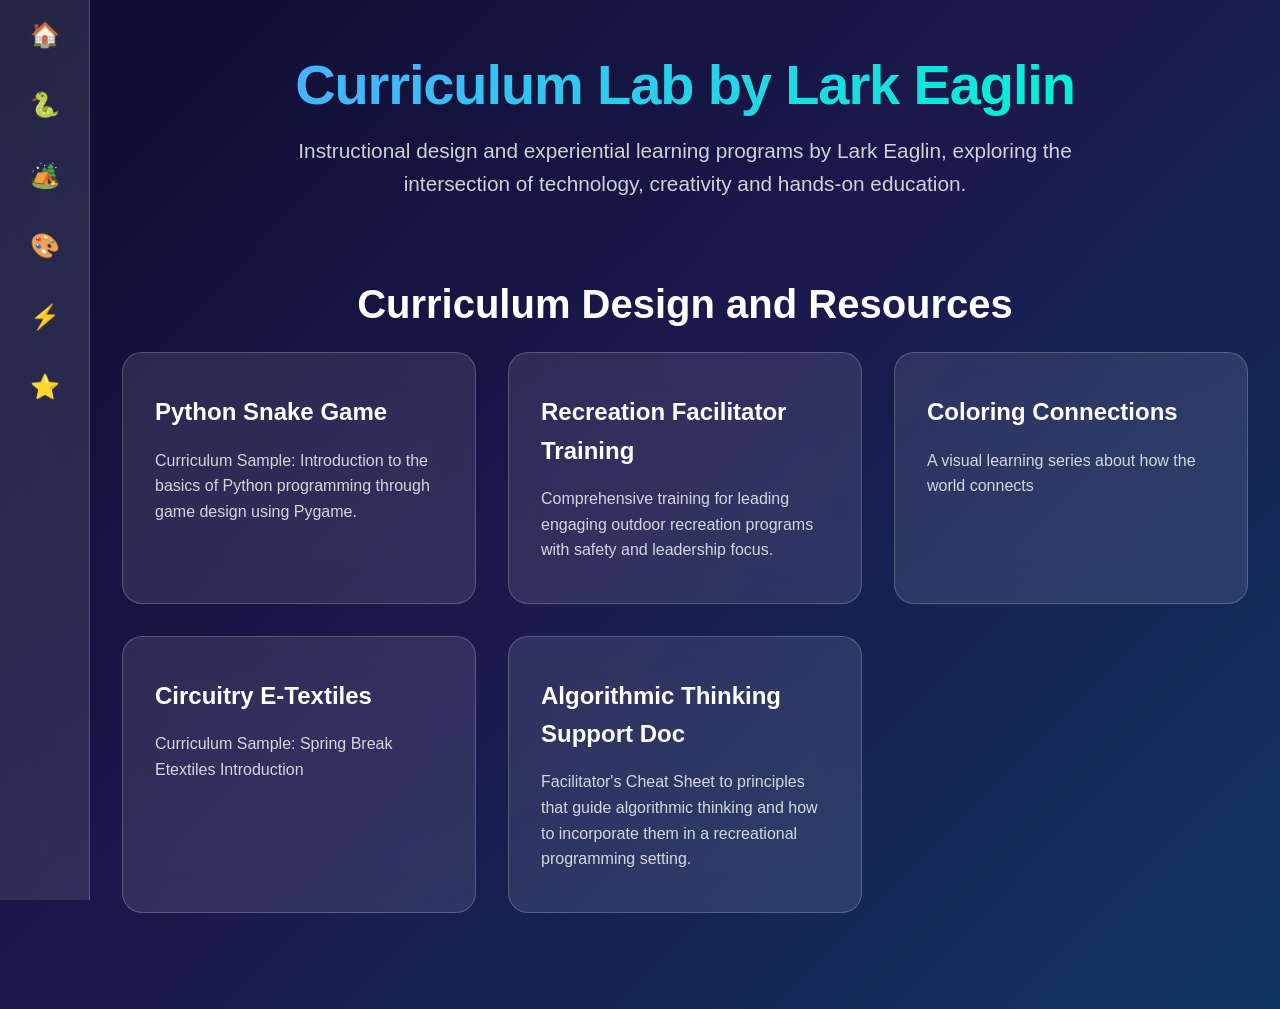
<file: index.html>
<!DOCTYPE html>
<html lang="en">
<head>
    <meta charset="UTF-8">
    <meta name="viewport" content="width=device-width, initial-scale=1.0">
    <title>Curriculum Lab</title>
    <link rel="stylesheet" href="css/style.css">
</head>
<body>
    <button id="menu-toggle" class="menu-toggle">☰</button>
    <nav class="sidebar" id="sidebar">
    <!-- <button id="menu-toggle" class="menu-toggle">☰</button> -->
        <ul class="nav-list">

            <li class="nav-item" data-tagline="Curriculum Lab">
                <a href="index.html">
                    <span class="nav-icon">🏠</span>
                    <div class="tagline" id="tagline-home"></div> </a>
            </li>
            
            <li class="nav-item" data-tagline="Classic Snake Game">
                <a href="projects/python-snake-game/index.html">
                    <span class="nav-icon">🐍</span>
                    <div class="tagline" id="tagline-python"></div></a>  
            </li>
            <li class="nav-item" data-tagline="Recreation Training">
                <a href="projects/recreation-facilitator-training/index.html">
                    <span class="nav-icon">🏕️</span>
                    <div class="tagline" id="tagline-rec"></div> </a>
            </li>
            <li class="nav-item" data-tagline="Coloring Connections">
                <a href="projects/coloring-connections/index.html">
                    <span class="nav-icon">🎨</span>
                    <div class="tagline" id="tagline-color"></div> </a>
            </li>
            <li class="nav-item" data-tagline="Circuitry &amp; E-Textiles">
                <a href="projects/circuitry-e-textiles/index.html">
                    <span class="nav-icon">⚡</span>
                    <div class="tagline" id="tagline-circuit"></div> </a>
            </li>

            </li>
            <li class="nav-item" data-tagline="Algorithmic Thinking">
                <a href="projects/algorithmic-thinking/index.html">
                    <span class="nav-icon">⭐</span>
                    <div class="tagline" id="tagline-ph2"></div></a>
            </li>
        </ul>
    </nav>

    <main class="main-content">
        <section class="hero">
            <h1 class="hero-title">Curriculum Lab by Lark Eaglin</h1>
            <p class="hero-subtitle">Instructional design and experiential learning programs by Lark Eaglin, exploring the intersection of technology, creativity and hands-on education.</p>
        </section>

        <section class="curriculum-grid">
            <h2 class="section-title">Curriculum Design and Resources</h2>
            <div class="grid">
                <a href="projects/python-snake-game/index.html" class="card">
                    <h3>Python Snake Game</h3>
                    <p>Curriculum Sample: Introduction to the basics of Python programming through game design using Pygame.</p>
                </a>
                <a href="projects/recreation-facilitator-training/index.html" class="card">
                    <h3>Recreation Facilitator Training</h3>
                    <p>Comprehensive training for leading engaging outdoor recreation programs with safety and leadership focus.</p>
                </a>
                <a href="projects/coloring-connections/index.html" class="card">
                    <h3>Coloring Connections</h3>
                    <p>A visual learning series about how the world connects</p>
                </a>
                <a href="projects/circuitry-e-textiles/index.html" class="card">
                    <h3>Circuitry E-Textiles</h3>
                    <p>Curriculum Sample: Spring Break Etextiles Introduction</p>
                </a>
                <a href="projects/algorithmic-thinking/index.html" class="card">
                    <h3>Algorithmic Thinking Support Doc</h3>
                    <p>Facilitator's Cheat Sheet to principles that guide algorithmic thinking and how to incorporate them in a recreational programming setting.</p>
                </a>
            </div>
        </section>
    </main>

    <script src="js/script.js"></script>
</body>
</html>
</file>
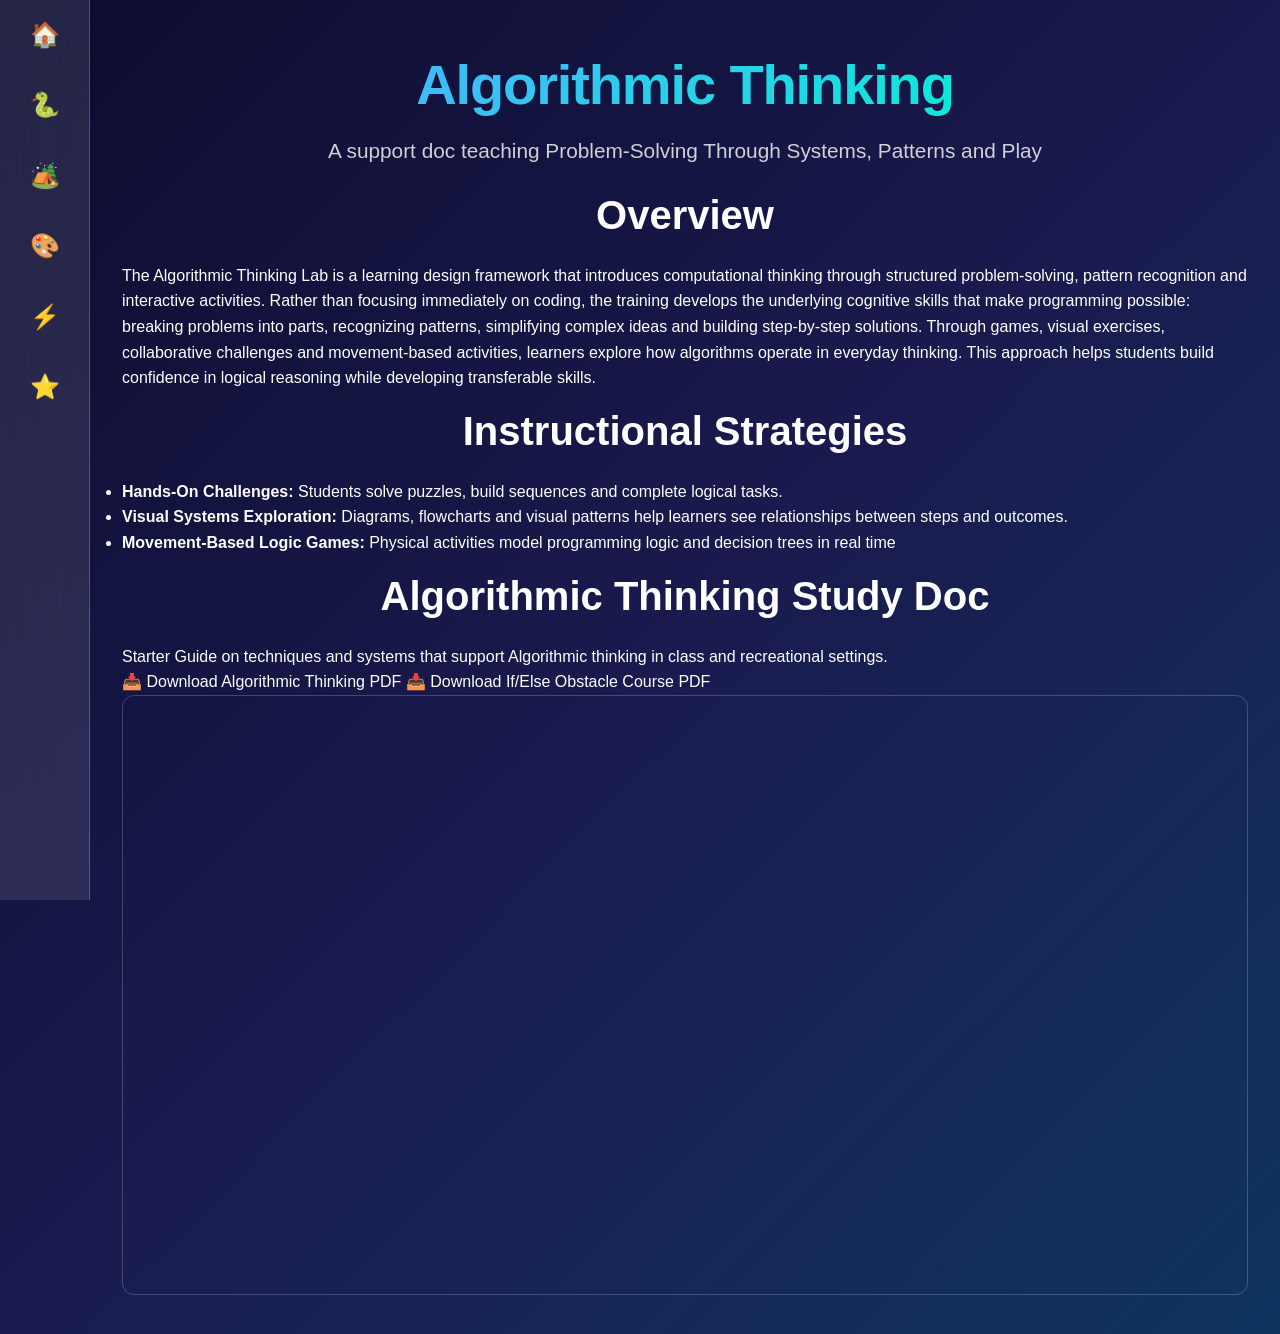
<file: projects/algorithmic-thinking/index.html>
<!DOCTYPE html>
<html lang="en">
<head>
    <meta charset="UTF-8">
    <meta name="viewport" content="width=device-width, initial-scale=1.0">
    <title>Algorithmic Thinking Support Doc - Curriculum Lab</title>
    <link rel="stylesheet" href="../../css/style.css">
</head>
<body>
    <nav class="sidebar" id="sidebar">
        <ul class="nav-list">
            <li class="nav-item" data-tagline="Curriculum Lab">
                <a href="../../index.html">
                    <span class="nav-icon">🏠</span>
                    <div class="tagline" id="tagline-home"></div> </a>
            </li>
            <li class="nav-item active" data-tagline="Classic Snake Game">
                <a href="../python-snake-game/index.html">
                    <span class="nav-icon">🐍</span>
                    <div class="tagline" id="tagline-python"></div></a>
            </li>
            <li class="nav-item" data-tagline="Facilitator Training">
                <a href="../recreation-facilitator-training/index.html">
                    <span class="nav-icon">🏕️</span>
                    <div class="tagline" id="tagline-rec"></div></a>
            </li>
            <li class="nav-item" data-tagline="Coloring Connections">
                <a href="../coloring-connections/index.html">
                    <span class="nav-icon">🎨</span>
                    <div class="tagline" id="tagline-color"></div></a>
            </li>
            <li class="nav-item" data-tagline="Circuitry &amp; E-Textiles">
                <a href="../circuitry-e-textiles/index.html">
                    <span class="nav-icon">⚡</span>
                    <div class="tagline" id="tagline-circuit"></div></a>
            </li>

            </li>
            <li class="nav-item" data-tagline="Algorithmic Thinking">
                <a href="./index.html">
                    <span class="nav-icon">⭐</span>
                    <div class="tagline" id="tagline-ph2"></div></a>
            </li>
        </ul>
    </nav>

    <main class="main-content">
        <section class="hero">
            <h1 class="hero-title">Algorithmic Thinking</h1>
            <p class="hero-subtitle">A support doc teaching Problem-Solving Through Systems, Patterns and Play</p>
        </section>

        <section class="section">
            <h2 class="section-title">Overview</h2>
            <p class="section-text">The Algorithmic Thinking Lab is a learning design framework that introduces computational thinking through structured problem-solving, pattern recognition and interactive activities. Rather than focusing immediately on coding, the training develops the underlying cognitive skills that make programming possible: breaking problems into parts, recognizing patterns, simplifying complex ideas and building step-by-step solutions.

                Through games, visual exercises, collaborative challenges and movement-based activities, learners explore how algorithms operate in everyday thinking. This approach helps students build confidence in logical reasoning while developing transferable skills.</p>
        </section>

        <section class="section">
            <h2 class="section-title">Instructional Strategies</h2>
            <ul class="theme-list">
                <li><strong>Hands-On Challenges:</strong> Students solve puzzles, build sequences and complete logical tasks.</li>
                <li><strong>Visual Systems Exploration:</strong> Diagrams, flowcharts and visual patterns help learners see relationships between steps and outcomes.</li>
                <li><strong>Movement-Based Logic Games:</strong> Physical activities model programming logic and decision trees in real time</li>
            </ul>
        </section>

        <section class="section">
            <h2 class="section-title">Algorithmic Thinking Study Doc</h2>
            <p class="download-note">Starter Guide on techniques and systems that support Algorithmic thinking in class and recreational settings.</p>
            <a href="../../assets/curriculum.pdf" class="download-btn" download>📥 Download Algorithmic Thinking PDF</a>
            <a href="../../assets/cs_if else.pdf" class="download-btn" download>📥 Download If/Else Obstacle Course PDF</a>
            <div class="pdf-viewer">
                <iframe src="../../assets/at_Algorithmic Thinking Study Doc.pdf" width="100%" height="600px" style="border-radius: 12px; border: 1px solid rgba(255,255,255,0.2);"></iframe>
            </div>
        </section>
    </main>

    <script src="../../js/script.js"></script>
    <script>
        document.querySelector('.nav-item.active').scrollIntoView({behavior: 'smooth', block: 'nearest'});
    </script>
</body>
</html>
</file>
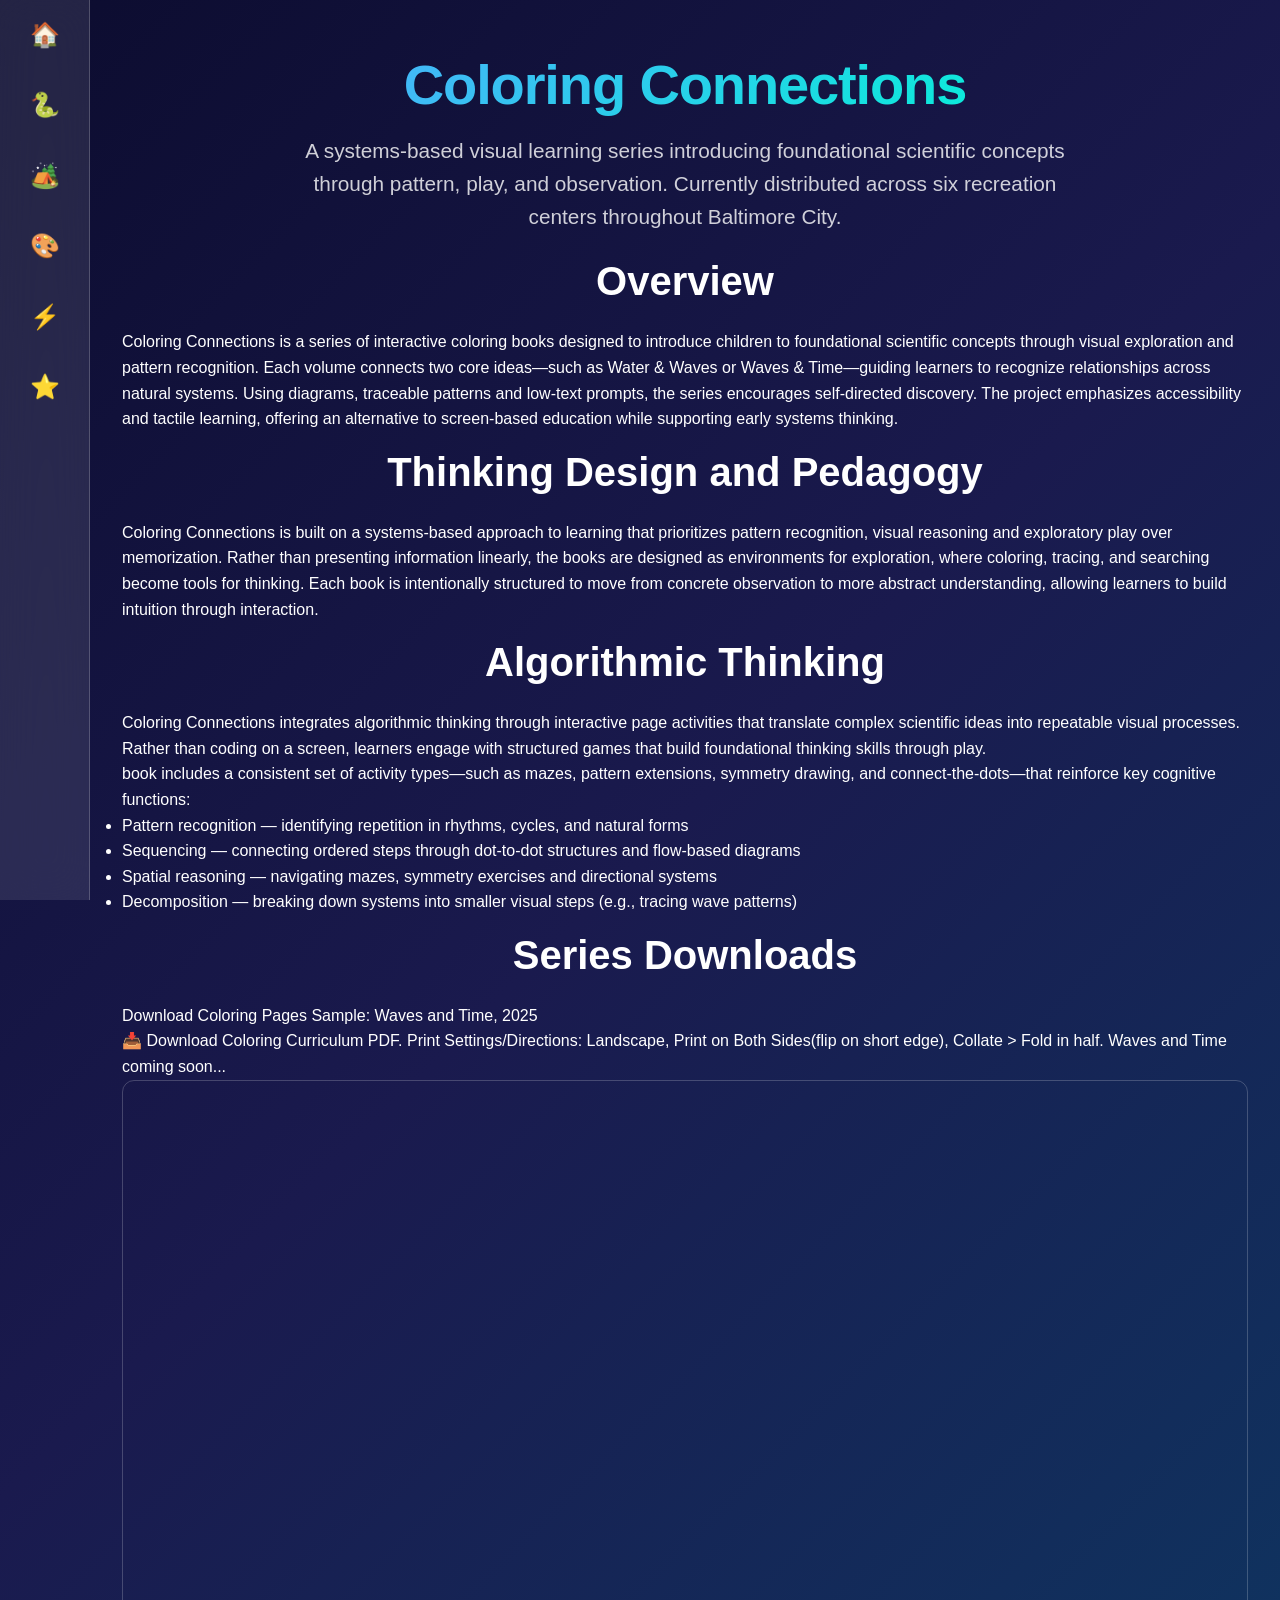
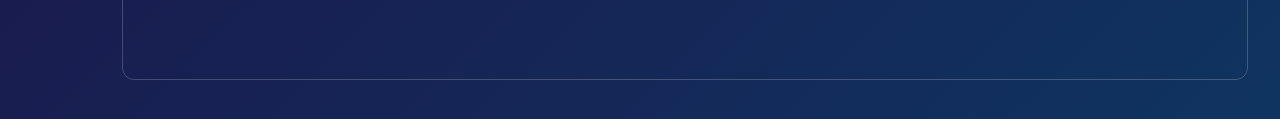
<file: projects/coloring-connections/index.html>
<!DOCTYPE html>
<html lang="en">
<head>
    <meta charset="UTF-8">
    <meta name="viewport" content="width=device-width, initial-scale=1.0">
    <title>Coloring Connections - Curriculum Lab</title>
    <link rel="stylesheet" href="../../css/style.css">
</head>
<body>
    <nav class="sidebar" id="sidebar">
        <ul class="nav-list">
            <li class="nav-item" data-tagline="Curriculum Lab">
                <a href="../../index.html">
                    <span class="nav-icon">🏠</span>
                    <div class="tagline" id="tagline-home"></div> </a>
            </li>
            <li class="nav-item active" data-tagline="Classic Snake Game">
                <a href="../python-snake-game/index.html">
                    <span class="nav-icon">🐍</span>
                    <div class="tagline" id="tagline-python"></div></a>
            </li>
            <li class="nav-item" data-tagline="Facilitator Training">
                <a href="../recreation-facilitator-training/index.html">
                    <span class="nav-icon">🏕️</span>
                    <div class="tagline" id="tagline-rec"></div></a>
            </li>
            <li class="nav-item" data-tagline="Coloring Connections">
                <a href="./index.html">
                    <span class="nav-icon">🎨</span>
                    <div class="tagline" id="tagline-color"></div></a>
            </li>
            <li class="nav-item" data-tagline="Circuitry &amp; E-Textiles">
                <a href="../circuitry-e-textiles/index.html">
                    <span class="nav-icon">⚡</span>
                    <div class="tagline" id="tagline-circuit"></div></a>
            </li>

            </li>
            <li class="nav-item" data-tagline="Algorithmic Thinking">
                <a href="../algorithmic-thinking/index.html">
                    <span class="nav-icon">⭐</span>
                    <div class="tagline" id="tagline-ph2"></div></a>
            </li>
        </ul>
    </nav>

    <main class="main-content">
        <section class="hero">
            <h1 class="hero-title">Coloring Connections</h1>
            <p class="hero-subtitle">A systems-based visual learning series introducing foundational scientific concepts through pattern, play, and observation. Currently distributed across six recreation centers throughout Baltimore City.</p>
        </section>

        <section class="section">
            <h2 class="section-title">Overview</h2>
            <p class="section-text">Coloring Connections is a series of interactive coloring books designed to introduce children to foundational scientific concepts through visual exploration and pattern recognition. Each volume connects two core ideas—such as Water & Waves or Waves & Time—guiding learners to recognize relationships across natural systems. Using diagrams, traceable patterns and low-text prompts, the series encourages  self-directed discovery. The project emphasizes accessibility and tactile learning, offering an alternative to screen-based education while supporting early systems thinking.</p>
        </section>

        <section class="section">
            <h2 class="section-title">Thinking Design and Pedagogy</h2>
            <p class="section-text">Coloring Connections is built on a systems-based approach to learning that prioritizes pattern recognition, visual reasoning and exploratory play over memorization. Rather than presenting information linearly, the books are designed as environments for exploration, where coloring, tracing, and searching become tools for thinking. Each book is intentionally structured to move from concrete observation to more abstract understanding, allowing learners to build intuition through interaction.</p>
        </section>

        <section class="section">
            <h2 class="section-title">Algorithmic Thinking</h2>
            <p class="section-text">Coloring Connections integrates algorithmic thinking through interactive page activities that translate complex scientific ideas into repeatable visual processes. Rather than coding on a screen, learners engage with structured games that build foundational thinking skills through play.</p>
            <p> book includes a consistent set of activity types—such as mazes, pattern extensions, symmetry drawing, and connect-the-dots—that reinforce key cognitive functions:</p>
            <ul class="outcome-list">
                <li>Pattern recognition — identifying repetition in rhythms, cycles, and natural forms</li>
                <li>Sequencing — connecting ordered steps through dot-to-dot structures and flow-based diagrams</li>
                <li>Spatial reasoning — navigating mazes, symmetry exercises and directional systems</li>
                <li>Decomposition — breaking down systems into smaller visual steps (e.g., tracing wave patterns)</li>
            </ul>
        </section>

        <section class="section">
            <h2 class="section-title">Series Downloads</h2>
            <p class="download-note">Download Coloring Pages Sample: Waves and Time, 2025</p>
            <a href="../../assets/cc_zine01.pdf" class="download-btn" download>📥 Download Coloring Curriculum PDF. Print Settings/Directions: Landscape, Print on Both Sides(flip on short edge), Collate > Fold in half. Waves and Time coming soon...</a>
            <div class="pdf-viewer">
                <iframe src="../../assets/cc_zine01.pdf" width="100%" height="600px" style="border-radius: 12px; border: 1px solid rgba(255,255,255,0.2);"></iframe>
            </div>
        </section>
    </main>

    <script src="../../js/script.js"></script>
    <script>
        document.querySelector('.nav-item.active').scrollIntoView({behavior: 'smooth', block: 'nearest'});
    </script>
</body>
</html>
</file>
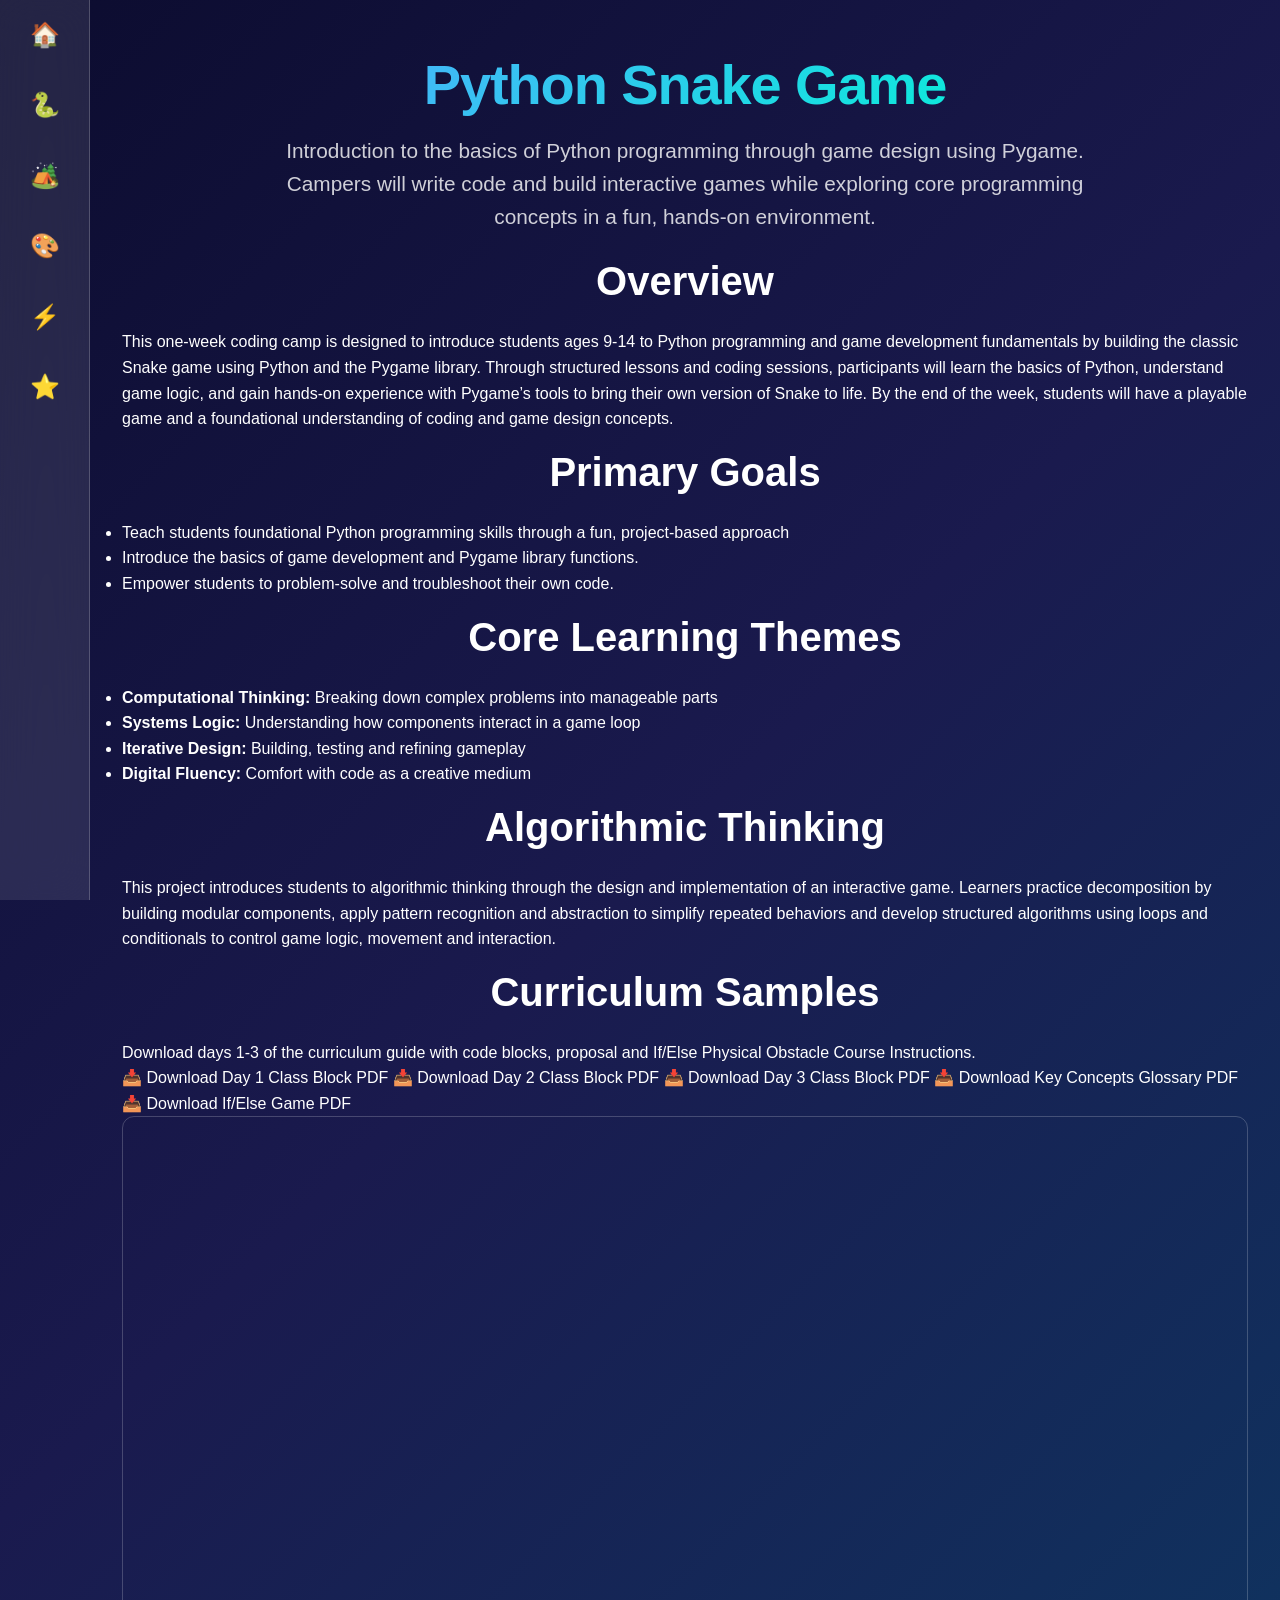
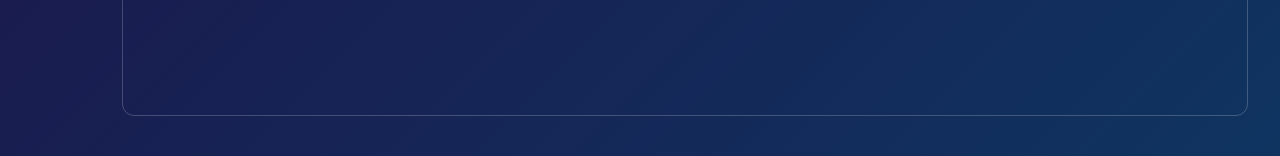
<file: projects/python-snake-game/index.html>
<!DOCTYPE html>
<html lang="en">
<head>
    <meta charset="UTF-8">
    <meta name="viewport" content="width=device-width, initial-scale=1.0">
    <title>Python Snake Game - Curriculum Lab</title>
    <link rel="stylesheet" href="../../css/style.css">
</head>
<body>
    <button id="menu-toggle" class="menu-toggle">☰</button>
    <nav class="sidebar" id="sidebar">
        <ul class="nav-list">
            <li class="nav-item" data-tagline="Curriculum Lab">
                <a href="../../index.html">
                    <span class="nav-icon">🏠</span>
                    <div class="tagline" id="tagline-home"></div> </a>
            </li>
            <li class="nav-item active" data-tagline="Clasic Snake Game">
                <a href="./index.html">
                    <span class="nav-icon">🐍</span>
                    <div class="tagline" id="tagline-python"></div></a>
            </li>
            <li class="nav-item" data-tagline="Facilitator Training">
                <a href="../recreation-facilitator-training/index.html">
                    <span class="nav-icon">🏕️</span>
                    <div class="tagline" id="tagline-rec"></div></a>
            </li>
            <li class="nav-item" data-tagline="Coloring Connections">
                <a href="../coloring-connections/index.html">
                    <span class="nav-icon">🎨</span>
                    <div class="tagline" id="tagline-color"></div></a>
            </li>
            <li class="nav-item" data-tagline="Circuitry &amp; E-Textiles">
                <a href="../circuitry-e-textiles/index.html">
                    <span class="nav-icon">⚡</span>
                    <div class="tagline" id="tagline-circuit"></div></a>
            </li>

            </li>
            <li class="nav-item" data-tagline="Algorithmic Thinking">
                <a href="../algorithmic-thinking/index.html">
                    <span class="nav-icon">⭐</span>
                    <div class="tagline" id="tagline-ph2"></div></a>
            </li>
        </ul>
    </nav>

    <main class="main-content">
        <section class="hero">
            <h1 class="hero-title">Python Snake Game</h1>
            <p class="hero-subtitle">Introduction to the basics of Python programming through game design using Pygame. Campers will write code and build interactive games while exploring core programming concepts in a fun, hands-on environment.
            </p>
        </section>

        <section class="section">
            <h2 class="section-title">Overview</h2>
            <p class="section-text">This one-week coding camp is designed to introduce students ages 9-14 to Python programming and game development fundamentals by building the classic Snake game using Python and the Pygame library. Through structured lessons and coding sessions, participants will learn the basics of Python, understand game logic, and gain hands-on experience with Pygame’s tools to bring their own version of Snake to life. By the end of the week, students will have a playable game and a foundational understanding of coding and game design concepts.</p>
        </section>

        <section class="section">
            <h2 class="section-title">Primary Goals</h2>
            <ul class="outcome-list">
                <li>Teach students foundational Python programming skills through a fun, project-based approach</li>
                <li>Introduce the basics of game development and Pygame library functions.</li>
                <li>Empower students to problem-solve and troubleshoot their own code.</li>
            </ul>
        </section>

        <section class="section">
            <h2 class="section-title">Core Learning Themes</h2>
            <ul class="theme-list">
                <li><strong>Computational Thinking:</strong> Breaking down complex problems into manageable parts</li>
                <li><strong>Systems Logic:</strong> Understanding how components interact in a game loop</li>
                <li><strong>Iterative Design:</strong> Building, testing and refining gameplay</li>
                <li><strong>Digital Fluency:</strong> Comfort with code as a creative medium</li>
            </ul>
        </section>

        <section class="section">
            <h2 class="section-title">Algorithmic Thinking</h2>
            <p class="section-text">This project introduces students to algorithmic thinking through the design and implementation of an interactive game. Learners practice decomposition by building modular components, apply pattern recognition and abstraction to simplify repeated behaviors and develop structured algorithms using loops and conditionals to control game logic, movement and interaction.</p>
        </section>

        <section class="section">
            <h2 class="section-title">Curriculum Samples</h2>
            <p class="download-note">Download days 1-3 of the curriculum guide with code blocks, proposal and If/Else Physical Obstacle Course Instructions.</p>
            <a href="../../assets/cs_day01.pdf" class="download-btn" download>📥 Download Day 1 Class Block PDF</a>
            <a href="../../assets/cs_day02.pdf" class="download-btn" download>📥 Download Day 2 Class Block PDF</a>
            <a href="../../assets/cs_day03.pdf" class="download-btn" download>📥 Download Day 3 Class Block PDF</a>
            <a href="../../assets/cs_key concepts.pdf" class="download-btn" download>📥 Download Key Concepts Glossary PDF</a>
            <a href="../../assets/cs_if else.pdf" class="download-btn" download>📥 Download If/Else Game PDF</a>
            <div class="pdf-viewer">
                <iframe src="../../assets/cs_proposal.pdf#view=FitH" width="100%" height="600px" style="border-radius: 12px; border: 1px solid rgba(255,255,255,0.2);"></iframe>
            </div>
        </section>
    </main>

    <script src="../../js/script.js"></script>
    <script>
        document.querySelector('.nav-item.active').scrollIntoView({behavior: 'smooth', block: 'nearest'});
    </script>
</body>
</html>
</file>
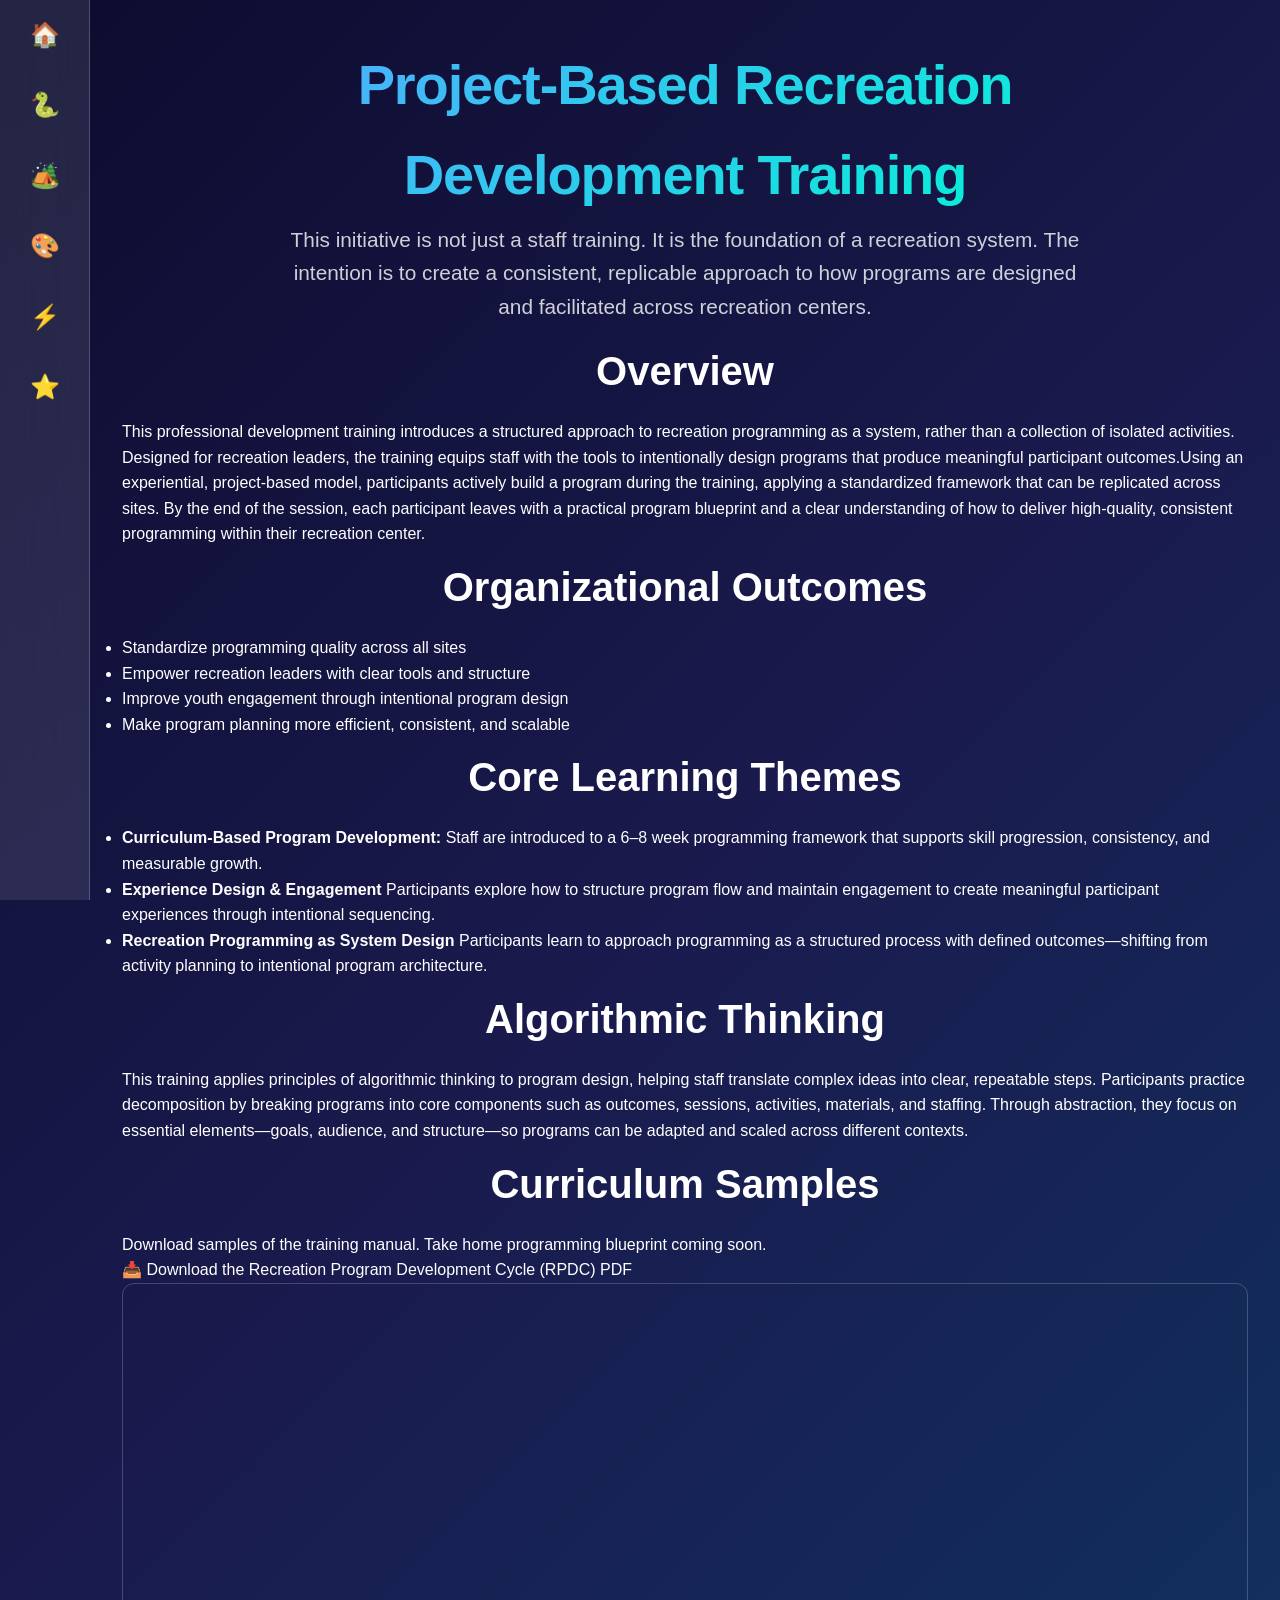
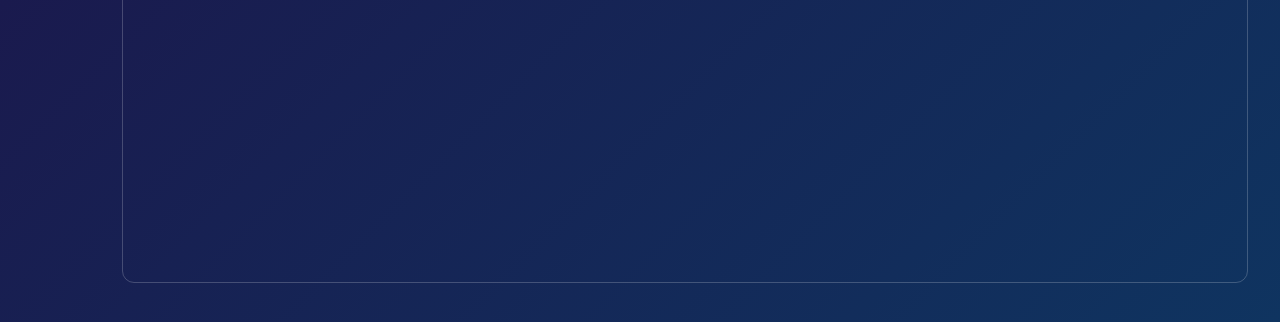
<file: projects/recreation-facilitator-training/index.html>
<!DOCTYPE html>
<html lang="en">
<head>
    <meta charset="UTF-8">
    <meta name="viewport" content="width=device-width, initial-scale=1.0">
    <title>Recreation Facilitator Training - Curriculum Lab</title>
    <link rel="stylesheet" href="../../css/style.css">
</head>
<body>
    <nav class="sidebar" id="sidebar">
        <ul class="nav-list">
            <li class="nav-item" data-tagline="Curriculum Lab">
                <a href="../../index.html">
                    <span class="nav-icon">🏠</span>
                    <div class="tagline" id="tagline-home"></div> </a>
            </li>
            <li class="nav-item active" data-tagline="Classic Snake Game">
                <a href="../python-snake-game/index.html">
                    <span class="nav-icon">🐍</span>
                    <div class="tagline" id="tagline-python"></div></a>
            </li>
            <li class="nav-item" data-tagline="Facilitator Training">
                <a href="../recreation-facilitator-training/index.html">
                    <span class="nav-icon">🏕️</span>
                    <div class="tagline" id="tagline-rec"></div></a>
            </li>
            <li class="nav-item" data-tagline="Coloring Connections">
                <a href="../coloring-connections/index.html">
                    <span class="nav-icon">🎨</span>
                    <div class="tagline" id="tagline-color"></div></a>
            </li>
            <li class="nav-item" data-tagline="Circuitry &amp; E-Textiles">
                <a href="../circuitry-e-textiles/index.html">
                    <span class="nav-icon">⚡</span>
                    <div class="tagline" id="tagline-circuit"></div></a>
            </li>

            </li>
            <li class="nav-item" data-tagline="Algorithmic Thinking">
                <a href="../algorithmic-thinking/index.html">
                    <span class="nav-icon">⭐</span>
                    <div class="tagline" id="tagline-ph2"></div></a>
            </li>
        </ul>
    </nav>

    <main class="main-content">
        <section class="hero">
            <h1 class="hero-title"> Project-Based Recreation Development Training</h1>
            <p class="hero-subtitle">This initiative is not just a staff training. It is the foundation of a recreation system. The intention is to create a consistent, replicable approach to how programs are designed and  facilitated across recreation centers.</p>
        </section>

        <section class="section">
            <h2 class="section-title">Overview</h2>
            <p class="section-text">This professional development training introduces a structured approach to recreation programming as a system, rather than a collection of isolated activities. Designed for recreation leaders, the training equips staff with the tools to intentionally design programs that produce meaningful participant outcomes.Using an experiential, project-based model, participants actively build a program during the training, applying a standardized framework that can be replicated across sites. By the end of the session, each participant leaves with a practical program blueprint and a clear understanding of how to deliver high-quality, consistent programming within their recreation center.
            </p>
        </section>

        <section class="section">
            <h2 class="section-title">Organizational Outcomes</h2>
            <ul class="outcome-list">
                <li>Standardize programming quality across all sites</li>
                <li>Empower recreation leaders with clear tools and structure</li>
                <li>Improve youth engagement through intentional program design</li>
                <li>Make program planning more efficient, consistent, and scalable</li>
            </ul>
        </section>

        <section class="section">
            <h2 class="section-title">Core Learning Themes</h2>
            <ul class="theme-list">
                <li><strong>Curriculum-Based Program Development:</strong> Staff are introduced to a 6–8 week programming framework that supports skill progression, consistency, and measurable growth.</li>
                <li><strong>Experience Design & Engagement</strong> Participants explore how to structure program flow and maintain engagement to create meaningful participant experiences through intentional sequencing.</li>
                <li><strong>Recreation Programming as System Design</strong> Participants learn to approach programming as a structured process with defined outcomes—shifting from activity planning to intentional program architecture.</li>
            </ul>
        </section>

        <section class="section">
            <h2 class="section-title">Algorithmic Thinking</h2>
            <p class="section-text">This training applies principles of algorithmic thinking to program design, helping staff translate complex ideas into clear, repeatable steps. Participants practice decomposition by breaking programs into core components such as outcomes, sessions, activities, materials, and staffing. Through abstraction, they focus on essential elements—goals, audience, and structure—so programs can be adapted and scaled across different contexts.</p>
        </section>

        <section class="section">
            <h2 class="section-title">Curriculum Samples</h2>
            <p class="download-note">Download samples of the training manual. Take home programming blueprint coming soon.</p>
            <a href="../../assets/rpdc_steps.pdf" class="download-btn" download>📥 Download the Recreation Program Development Cycle (RPDC) PDF</a>
                <iframe src="../../assets/rpdc_proposal.pdf" width="100%" height="600px" style="border-radius: 12px; border: 1px solid rgba(255,255,255,0.2);"></iframe>
            </div>
        </section>
    </main>

    <script src="../../js/script.js"></script>
    <script>
        document.querySelector('.nav-item.active').scrollIntoView({behavior: 'smooth', block: 'nearest'});
    </script>
</body>
</html>
</file>
<file: css/style.css>
/* Global Variables */
:root {
    --sidebar-width: 90px;
    --sidebar-collapsed: 70px;
    --glass-bg: rgba(255, 255, 255, 0.1);
    --glass-blur: blur(20px);
    --glass-border: rgba(255, 255, 255, 0.2);
    --primary-gradient: linear-gradient(135deg, #0c0c2f 0%, #1a1a4e 50%, #0f3460 100%);
    --card-hover: rgba(255, 255, 255, 0.15);
    --text-primary: #ffffff;
    --text-secondary: rgba(255, 255, 255, 0.8);
    --accent-blue: #4facfe;
    --accent-green: #00f5d4;
    --transition-fast: 0.2s ease;
    --transition-smooth: 0.4s cubic-bezier(0.4, 0, 0.2, 1);
}

/* Base Styles */
* {
    margin: 0;
    padding: 0;
    box-sizing: border-box;
}

body {
    font-family: -apple-system, BlinkMacSystemFont, 'Segoe UI', Roboto, sans-serif;
    background: var(--primary-gradient);
    color: var(--text-primary);
    line-height: 1.6;
    overflow-x: hidden;
    min-height: 100vh;
}
a {
    color: white;
    text-decoration: none;
}
/* Sidebar */
.sidebar {
    position: fixed;
    left: 0;
    top: 0;
    width: var(--sidebar-width);
    height: 100vh;
    background: var(--glass-bg);
    backdrop-filter: var(--glass-blur);
    border-right: 1px solid var(--glass-border);
    z-index: 1000;
    transition: var(--transition-smooth);
    justify-content: flex-start;
    align-items: center;
    padding: .5rem 0;
}

.menu-toggle {
    display: none;
    position: fixed;
    top: 1rem;
    left: 1rem;
    background: var(--glass-bg);
    backdrop-filter: var(--glass-blur);
    border: 1px solid var(--glass-border);
    border-radius: 8px;
    color: var(--text-primary);
    font-size: 1.5rem;
    padding: 0.5rem 0.75rem;
    cursor: pointer;
    z-index: 2000;
    transition: var(--transition-fast);
}

.menu-toggle:hover {
    background: rgba(255, 255, 255, 0.15);
}

.nav-list {
    list-style: none;
    width: 100%;
    padding: 0 1rem;
}

.nav-item {
    position: relative;
    margin-bottom: 1rem;
    cursor: pointer;
    padding: .5rem 0;
    transition: var(--transition-fast);
    border-radius: 12px;
}

.nav-item:hover {
    background: rgba(255, 255, 255, 0.1);
    transform: translateX(4px);
}

.nav-icon {
    font-size: 1.5rem;
    display: block;
    text-align: center;
    transition: var(--transition-fast);
}

.tagline {
    position: absolute;
    left: 100%;
    top: 50%;
    transform: translateY(-50%);
    background: var(--glass-bg);
    backdrop-filter: var(--glass-blur);
    padding: 0.75rem 1.25rem;
    margin-left: 1.5rem;
    border-radius: 12px;
    border: 1px solid var(--glass-border);
    white-space: nowrap;
    font-size: 0.9rem;
    font-weight: 500;
    opacity: 0;
    transform: translateY(-50%) translateX(-10px) scale(0.95);
    transition: var(--transition-smooth);
    max-width: 220px;
    overflow: hidden;
    pointer-events: none;
}

.tagline.show {
    opacity: 1;
    transform: translateY(-50%) translateX(0) scale(1);
}

/* Main Content */
.main-content {
    margin-left: var(--sidebar-width);
    min-height: 100vh;
    padding: 2rem;
    transition: var(--transition-smooth);
}

/* Hero Section */
.hero {
    text-align: center;
    padding: .5rem 0;
    max-width: 800px;
    margin: 0 auto;
}

.hero-title {
    font-size: clamp(3rem, 5vw, 3.5rem);
    font-weight: 700;
    background: linear-gradient(135deg, var(--accent-blue) 0%, var(--accent-green) 100%);
    -webkit-background-clip: text;
    -webkit-text-fill-color: transparent;
    background-clip: text;
    margin-bottom: .25rem;
    letter-spacing: -0.02em;
}

.hero-subtitle {
    font-size: 1.3rem;
    color: var(--text-secondary);
    max-width: 950px;
    margin: 0 auto;
}

/* Curriculum Grid */
.curriculum-grid {
    max-width: 1400px;
    margin: 4rem auto;
}

.section-title {
    font-size: 2.5rem;
    text-align: center;
    margin-top: .5rem;
    margin-bottom: 1rem;
    color: var(--text-primary);
}

.grid {
    display: grid;
    grid-template-columns: repeat(auto-fit, minmax(350px, 1fr));
    gap: 2rem;
}

.card {
    background: var(--glass-bg);
    backdrop-filter: var(--glass-blur);
    border: 1px solid var(--glass-border);
    border-radius: 20px;
    padding: 2.5rem 2rem;
    text-decoration: none;
    color: inherit;
    transition: var(--transition-smooth);
    position: relative;
    overflow: hidden;
}

.card::before {
    content: '';
    position: absolute;
    top: 0;
    left: 0;
    right: 0;
    height: 4px;
    background: linear-gradient(90deg, var(--accent-blue), var(--accent-green));
    transform: scaleX(0);
    transition: var(--transition-smooth);
}

.card:hover {
    transform: translateY(-12px);
    box-shadow: 0 32px 64px rgba(0, 0, 0, 0.3);
    background: var(--card-hover);
}

.card:hover::before {
    transform: scaleX(1);
}

.card h3 {
    font-size: 1.5rem;
    margin-bottom: 1rem;
    color: var(--text-primary);
}

.card p {
    color: var(--text-secondary);
    font-size: 1rem;
}

/* Responsive */
@media (max-width: 768px) {
    .menu-toggle {
        display: block;
    }

    .sidebar {
        transform: translateX(-100%);
        transition: transform 0.3s ease;
    }

    .sidebar.active {
        transform: translateX(0);
    }

    .main-content {
        margin-left: 0;
        padding: 1rem;
    }

    .nav-item {
        margin-bottom: 1.5rem;
    }

    .tagline {
        font-size: 0.8rem;
        padding: 0.5rem 1rem;
        margin-left: 1rem;
        max-width: 160px;
    }

    .grid {
        grid-template-columns: 1fr;
        gap: 1.5rem;
    }
}

@media (max-width: 480px) {
    .sidebar {
        transform: translateX(-100%);
        /* Could add toggle button here later */
    }
    
    .main-content {
        margin-left: 0;
    }
}
</file>
